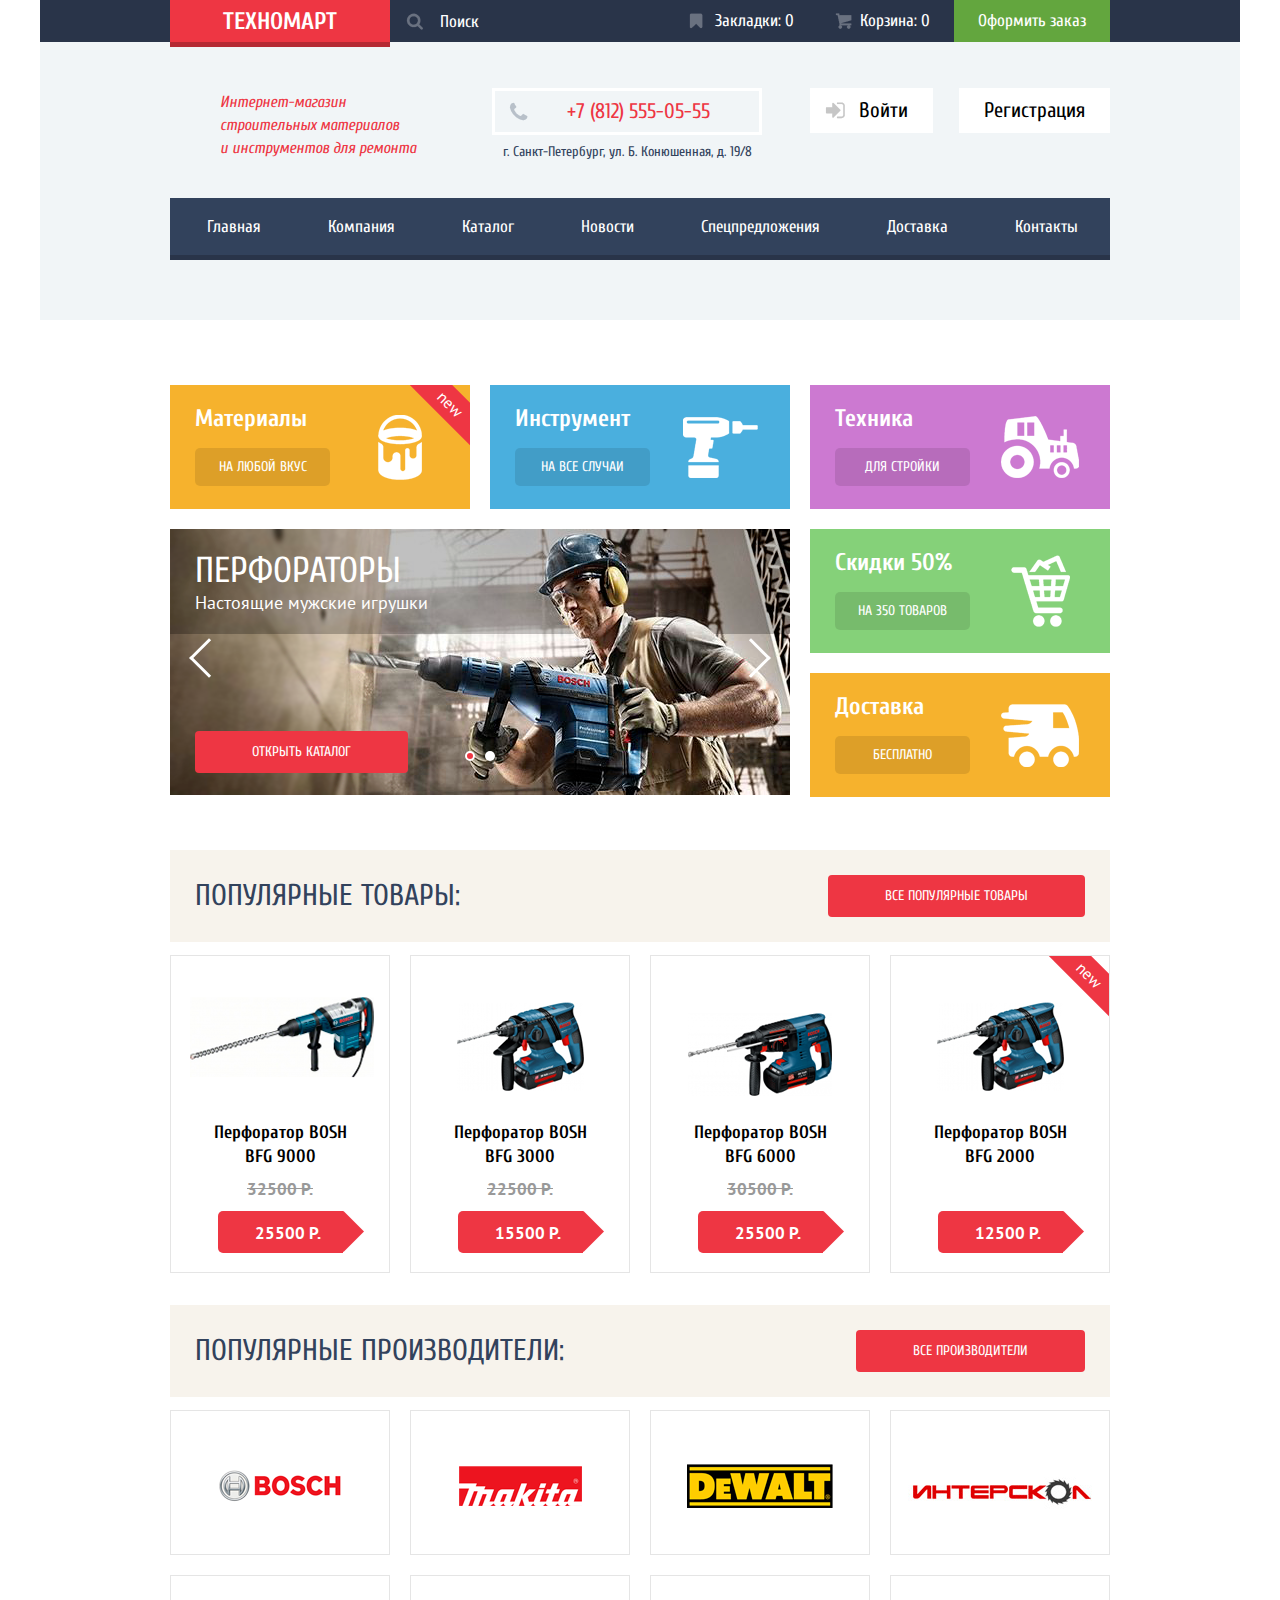
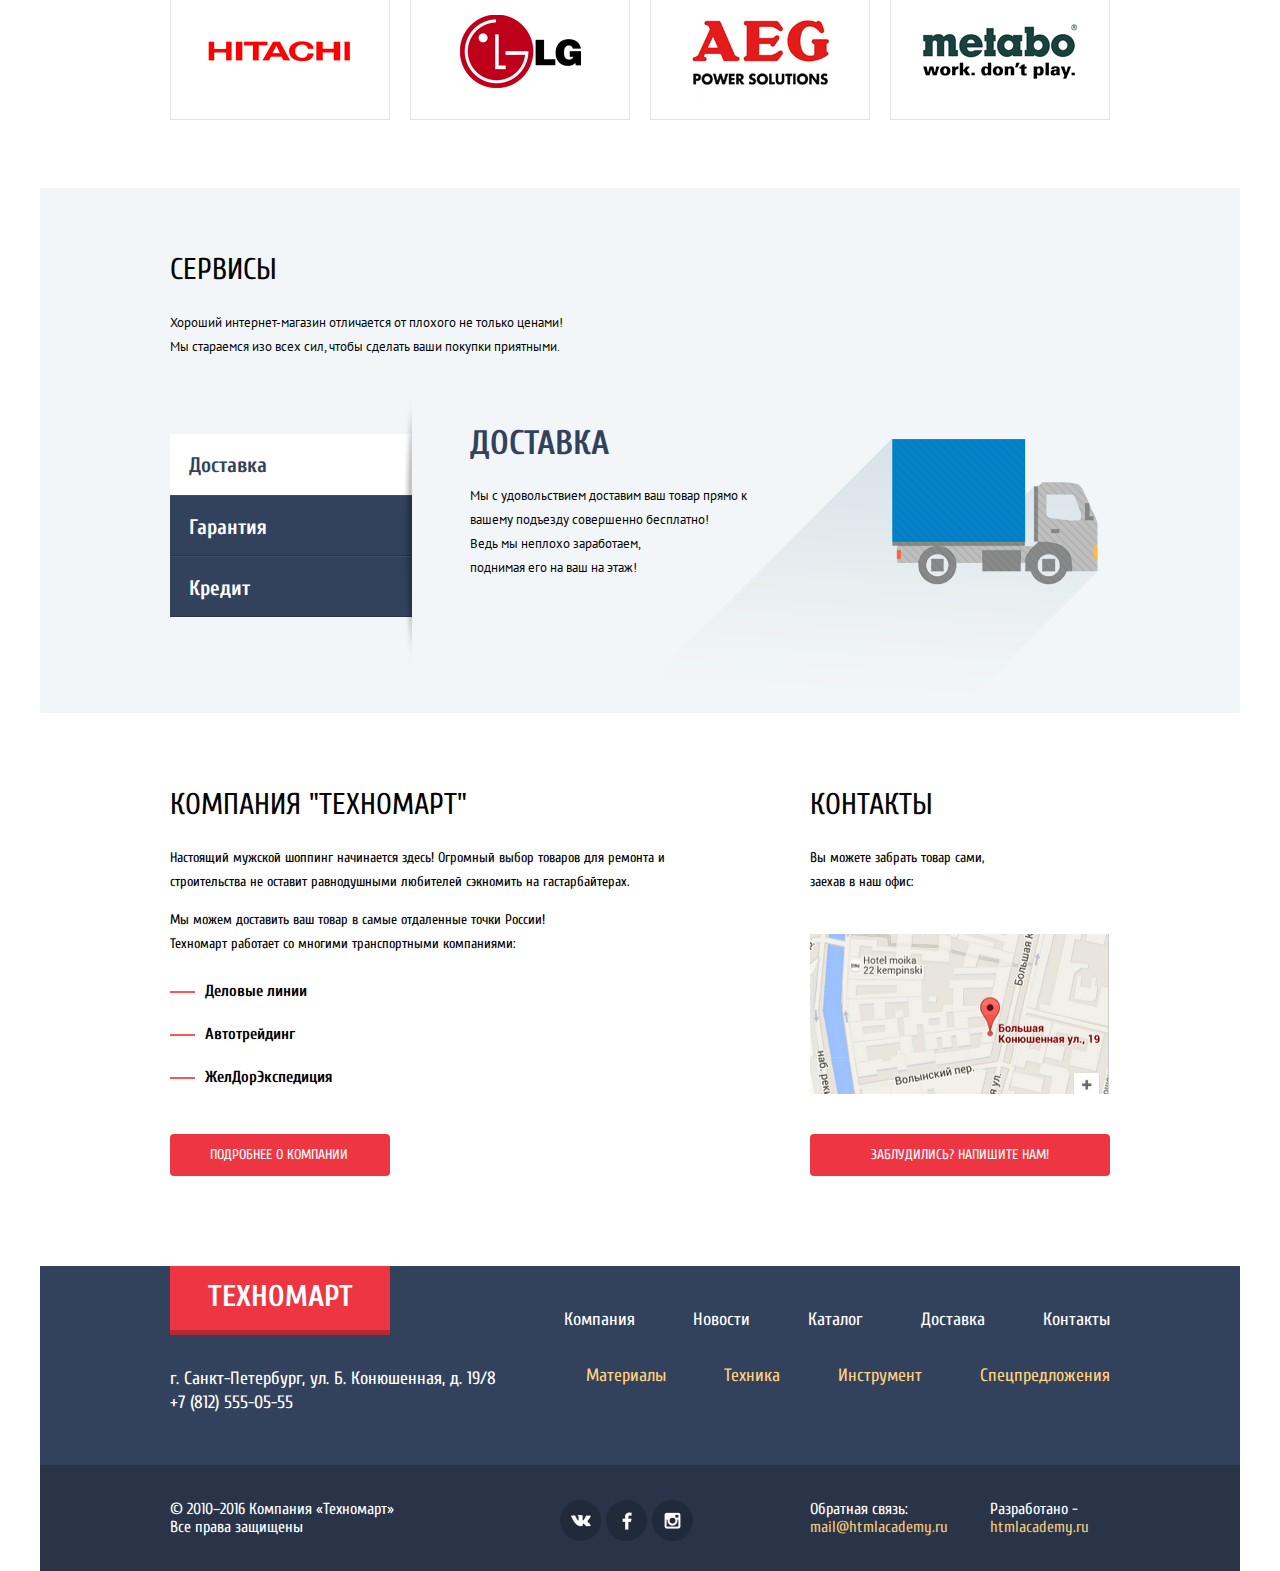
<file: index.html>
<!DOCTYPE html>
<html>
    <head lang="ru">
        <meta charset="utf-8">
        <title>Техномарт - Главная</title>
        <link href='https://fonts.googleapis.com/css?family=Cuprum:400,400italic,700&subset=latin,cyrillic' rel='stylesheet' type='text/css'>
        <link href='https://fonts.googleapis.com/css?family=PT+Sans:400,700&subset=latin,cyrillic' rel='stylesheet' type='text/css'>
        <link rel="stylesheet" href="css/normalize.css">
        <link rel="stylesheet" href="css/style.css">
    </head>
    <body>
        <header>
            <div class="header-top clearfix container">
                <h2 class="name">Техномарт</h2>
                <div class="search"><input type="search" placeholder="Поиск"></div>
                <div class="user-menu">
                    <a class="note" href="">Закладки:<span class="quantity"> 0</span></a>
                    <a class="card" href="">Корзина:<span class="quantity"> 0</span></a>
                    <a class="order" href="">Оформить заказ</a>
                </div>
            </div>
            <div class="header-bottom container">
                <div class="top-block clearfix">
                    <p class="header-description">Интернет-магазин строительных материалов<br> и инструментов для ремонта</p>
                    <div class="contact">
                        <span class="contact-phone">+7 (812) 555-05-55</span>
                        <span class="contact-address">г. Санкт-Петербург, ул. Б. Конюшенная, д. 19/8</span>
                    </div>
                    <div class="user-block">
                        <a class="login" href="">Войти</a>
                        <a class="registration" href="">Регистрация</a>
                    </div>
                </div>
                <nav class="navigation">
                    <ul class="menu">
                        <li><a href="">Главная</a></li>
                        <li><a href="">Компания</a></li>
                        <li><a href="catalog.html">Каталог</a></li>
                        <li><a href="">Новости</a></li>
                        <li><a href="">Спецпредложения</a></li>
                        <li><a href="">Доставка</a></li>
                        <li><a href="">Контакты</a></li>
                    </ul>
                </nav>
            </div>
        </header>
        <main>
            <div class="container">
                <section class="product-groups">
                    <div class="product-groups-top">
                        <div class="group group_1 new">
                            <div class="desc">
                                <h3>Материалы</h3>
                                <a class="btn-group" href="">На любой вкус</a>
                            </div>
                             <div class="group-img">
                                 <img src="img/group_1.png" width="44" height="65">
                            </div>
                        </div>
                        <div class="group group_2">
                            <div class="desc">
                                <h3>Инструмент</h3>
                                <a class="btn-group" href="">На все случаи</a>
                            </div>
                            <div class="group-img">
                                <img src="img/group_2.png" width="75" height="61">
                            </div>
                        </div>
                         <div class="group group_3">
                            <div class="desc">
                                <h3>Техника</h3>
                                <a class="btn-group" href="">Для стройки</a>
                            </div>
                             <div class="group-img">
                                <img src="img/group_3.png" width="78" height="62">
                             </div>
                         </div>
                    </div>
                    <div class="product-groups-bottom clearfix">
                        <div class="slider">
                            <input type="radio" id="btn-1" name="toggle" checked>
                            <input type="radio" id="btn-2" name="toggle">
                            <div class="slide slide-1" id="slide-1">
                                <div class="title">
                                    <h1>Перфораторы</h1>
                                    <span>Настоящие мужские игрушки</span>
                                </div>
                                <a class="btn">Открыть каталог</a>
                            </div>
                            <div class="slide slide-2" id="slide-2">
                                <div class="title">
                                    <h1>Дрели</h1>
                                    <span>Соседям на радость!</span>
                                </div>
                                <a class="btn">Открыть каталог</a>
                            </div>
                            <div class="slider-controls">
                                <label for="btn-1"></label>
                                <label for="btn-2"></label>
                            </div>
                        </div>
                        <div class="product-groups-right">
                            <div class="group group_4">
                                <div class="desc">
                                    <h3>Скидки 50%</h3>
                                    <a class="btn-group" href="">На 350 товаров</a>
                                </div>
                                <div class="group-img">
                                    <img src="img/group_4.png" width="59" height="72">
                                </div>
                            </div>
                            <div class="group group_5">
                                <div class="desc">
                                    <h3>Доставка</h3>
                                    <a class="btn-group" href="">Бесплатно</a>
                                </div>
                                <div class="group-img">
                                    <img src="img/group_5.png" width="78" height="63">
                                </div>
                            </div>
                        </div>
                    </div>
                </section>
                <section class="popular-items">
                    <div class="section-bar clearfix">
                        <h2>Популярные товары:</h2>
                        <a class="btn" href="">Все популярные товары</a>
                    </div>
                    <div class="popular-list">
                        <article class="product-item">
                            <div class="item-img">
                                <img src="img/item_3.png" width="184" height="92">
                                <div class="buttons">
                                    <button class="btn buy">Купить</button>
                                    <button class="btn postpone">В закладки</button>
                                </div>
                            </div>
                            <div class="inner-block">
                                <p class="product-name">Перфоратор BOSH BFG 9000</p>
                                <span class="price-old">32500 P.</span>
                            </div>
                            <span class="price">25500 P.</span>
                        </article>
                        <article class="product-item">
                            <div class="item-img">
                                <img src="img/item_1.png" width="127" height="112">
                                <div class="buttons">
                                    <button class="btn buy">Купить</button>
                                    <button class="btn postpone">В закладки</button>
                                </div>
                            </div>
                            <div class="inner-block">
                                <p class="product-name">Перфоратор BOSH BFG 3000</p>
                                <span class="price-old">22500 P.</span>
                            </div>
                            <span class="price">15500 P.</span>
                        </article>
                        <article class="product-item">
                            <div class="item-img">
                                <img src="img/item_2.png" width="144" height="128">
                                <div class="buttons">
                                    <button class="btn buy">Купить</button>
                                    <button class="btn postpone">В закладки</button>
                                </div>
                            </div>
                            <div class="inner-block">
                                <p class="product-name">Перфоратор BOSH BFG 6000</p>
                                <span class="price-old">30500 P.</span>
                            </div>
                            <span class="price">25500 P.</span>
                        </article>
                        <article class="product-item new">
                            <div class="item-img">
                                <img src="img/item_1.png" width="127" height="112">
                                <div class="buttons">
                                    <button class="btn buy">Купить</button>
                                    <button class="btn postpone">В закладки</button>
                                </div>
                            </div>
                            <div class="inner-block">
                                <p class="product-name">Перфоратор BOSH BFG 2000</p>
                                <span class="price-old"></span>
                            </div>
                            <span class="price">12500 P.</span>
                        </article>
                    </div>
                </section>
                <section class="popular-producers">
                    <div class="section-bar clearfix">
                        <h2>Популярные производители:</h2>
                        <a class="btn" href="">Все производители</a>
                    </div>
                    <div class="producers">
                        <div class="producer"><img src="img/prod_1.png" width="126" height="37"></div>
                        <div class="producer"><img src="img/prod_2.png" width="123" height="40"></div>
                        <div class="producer"><img src="img/prod_3.png" width="146" height="44"></div>
                        <div class="producer"><img src="img/prod_4.png" width="200" height="88"></div>
                        <div class="producer"><img src="img/prod_5.png" width="169" height="31"></div>
                        <div class="producer"><img src="img/prod_6.png" width="121" height="73"></div>
                        <div class="producer"><img src="img/prod_7.png" width="151" height="96"></div>
                        <div class="producer"><img src="img/prod_8.png" width="204" height="69"></div>
                    </div>
                </section>
            </div>
            <section class="services container">
                <div class="services-title">
                    <h2 class="common-title">Сервисы</h2>
                    <p>Хороший интернет-магазин отличается от плохого не только ценами!<br>
                    Мы стараемся изо всех сил, чтобы сделать ваши покупки приятными.</p>
                </div>
                <div class="service-content">
                    <input type="radio" id="serv-1" name="serv-type" checked>
                    <input type="radio" id="serv-2" name="serv-type">
                    <input type="radio" id="serv-3" name="serv-type">
                    <ul class="services-menu">
                        <label class="service-item" for="serv-1"><li>Доставка</li></label>
                        <label class="service-item" for="serv-2"><li>Гарантия</li></label>
                        <label class="service-item" for="serv-3"><li>Кредит</li></label>
                    </ul>
                    <div class="services-desc delivery">
                        <h2>Доставка</h2>
                        <p>Мы с удовольствием доставим ваш товар прямо к вашему подъезду совершенно бесплатно!<br> Ведь мы неплохо заработаем,<br> поднимая его на ваш на этаж!</p>
                    </div>
                    <div class="services-desc guarantee">
                        <h2>Гарантия</h2>
                        <p>Если купленный у нас товар поломается или заискрит, а также в случае пожара, спровоцированного его возгаранием,  вы всегда можете быть уверены в нашей гарантии. Мы обменяем сгоревший товар на новый.<br> Дом уж восстановите как-нибудь сами.</p>
                    </div>
                    <div class="services-desc credit">
                        <h2>Кредит</h2>
                        <p>Залезть в долговую яму стало проще!<br> Кредитные консультанты придут вам на помощь.</p>
                        <a class="btn" href="">Отправить заявку</a>
                    </div>
                </div>
            </section>
            <section class="contacts clearfix container">
                <div class="info">
                    <h2 class="common-title">Компания "Техномарт"</h2>
                    <p>Настоящий мужской шоппинг начинается здесь! Огромный выбор товаров для ремонта и строительства не оставит равнодушными любителей сэкномить на гастарбайтерах.</p>
                    <p>Мы можем доставить ваш товар в самые отдаленные точки России!<br> Техномарт работает со многими транспортными компаниями: 
                    </p>
                    <ul class="clients-names">
                            <li>Деловые линии</li>
                            <li>Автотрейдинг</li>
                            <li>ЖелДорЭкспедиция</li>
                    </ul>
                    <a class="btn" href="">Подробнее о компании</a>
                </div>
                <div class="address">
                    <h2 class="common-title">Контакты</h2>
                    <p>Вы можете забрать товар сами,<br> заехав в наш офис:</p>
                    <a class="map-img" href="#">
                        <div class="map-container">
                            <div class="map"> 
                                <iframe src="https://www.google.com/maps/embed?pb=!1m18!1m12!1m3!1d1998.5989424123688!2d30.32089461570253!3d59.93879686904841!2m3!1f0!2f0!3f0!3m2!1i1024!2i768!4f13.1!3m3!1m2!1s0x4696310fca5ba729%3A0xea9c53d4493c879f!2z0JHQvtC70YzRiNCw0Y8g0JrQvtC90Y7RiNC10L3QvdCw0Y8g0YPQuy4sIDE5LCDQodCw0L3QutGCLdCf0LXRgtC10YDQsdGD0YDQsywg0KDQvtGB0YHQuNGPLCAxOTExODY!5e0!3m2!1sru!2sby!4v1458645323064" width="941" height="450" frameborder="0" style="border:0" allowfullscreen></iframe>
                            </div>
                            <i class="close close-map"></i>
                        </div>
                    </a>
                    <a class="btn address-btn" href="#">Заблудились? Напишите нам!</a>
                    <div class="popup">
                        <div class="contact-data clearfix">
                            <div class="contact-data-block contact-data-name">
                                <label for="form-name">Ваше имя:</label>
                                <input type="text" placeholder="Представьтесь, пожалуйста" id="form-name">
                            </div>
                            <div class="contact-data-block contact-data-email">
                                <label for="form-email">Ваш e-mail:</label>
                                <input type="email" placeholder="Для отправки ответа" id="form-email">
                            </div>
                        </div>
                        <label for="text">Текст письма</label>
                        <textarea class="textarea" id="text" placeholder="В свободной форме"></textarea>
                        <div class="form-send">
                            <button class="btn" type="submit">Отправить</button>
                        </div>
                        <button class="close close-popup"></button>
                    </div>
                </div>
            </section>
        </main>
        <footer>
            <div class="footer-top container">
                <div class="top clearfix">
                    <h2 class="name">Техномарт</h2>
                    <ul class="submenu submenu-top">
                        <li><a href="">Компания</a></li>
                        <li><a href="">Новости</a></li>
                        <li><a href="catalog.html">Каталог</a></li>
                        <li><a href="">Доставка</a></li>
                        <li><a href="">Контакты</a></li>
                    </ul>
                </div>
                <div class="bottom clearfix">
                    <p>г. Санкт-Петербург, ул. Б. Конюшенная, д. 19/8 +7 (812) 555-05-55</p>
                    <ul class="submenu submenu-bottom">
                        <li><a href="">Материалы</a></li>
                        <li><a href="">Техника</a></li>
                        <li><a href="">Инструмент</a></li>
                        <li><a href="">Спецпредложения</a></li>
                    </ul>
                </div>
            </div>
            <div class="footer-bottom clearfix container">
                <p class="copyright">© 2010–2016 Компания «Техномарт» <br>Все права защищены</p>
                <div class="footer-social">
                    <a class="social social-vk" href=""></a>
                    <a class="social social-fb" href=""></a>
                    <a class="social social-ig" href=""></a>
                </div>
                <div class="footer-develop">
                    <p>Обратная связь: <a href="">mail@htmlacademy.ru</a></p>
                    <p>Разработано - <a href="">htmlacademy.ru</a></p>
                </div>
            </div>
        </footer>
        <script>
            var address = document.querySelector(".address-btn");
            var popup = document.querySelector(".popup");
            var close = document.querySelector(".close-popup");
            var closeMap = document.querySelector(".close-map");
            var mapImg = document.querySelector(".map-img");
            var map = document.querySelector(".map-container");
            address.addEventListener("click", function(event){
                event.preventDefault();
                popup.classList.add("popup-show");
            });
            close.addEventListener("click", function(){
                popup.classList.remove("popup-show");
                
            });
            mapImg.addEventListener("click", function(){
               map.classList.add("map-container-show"); 
            });
            closeMap.addEventListener("click", function(){
                map.classList.remove("map-container-show");
            });
        </script>
    </body>
</html>
</file>
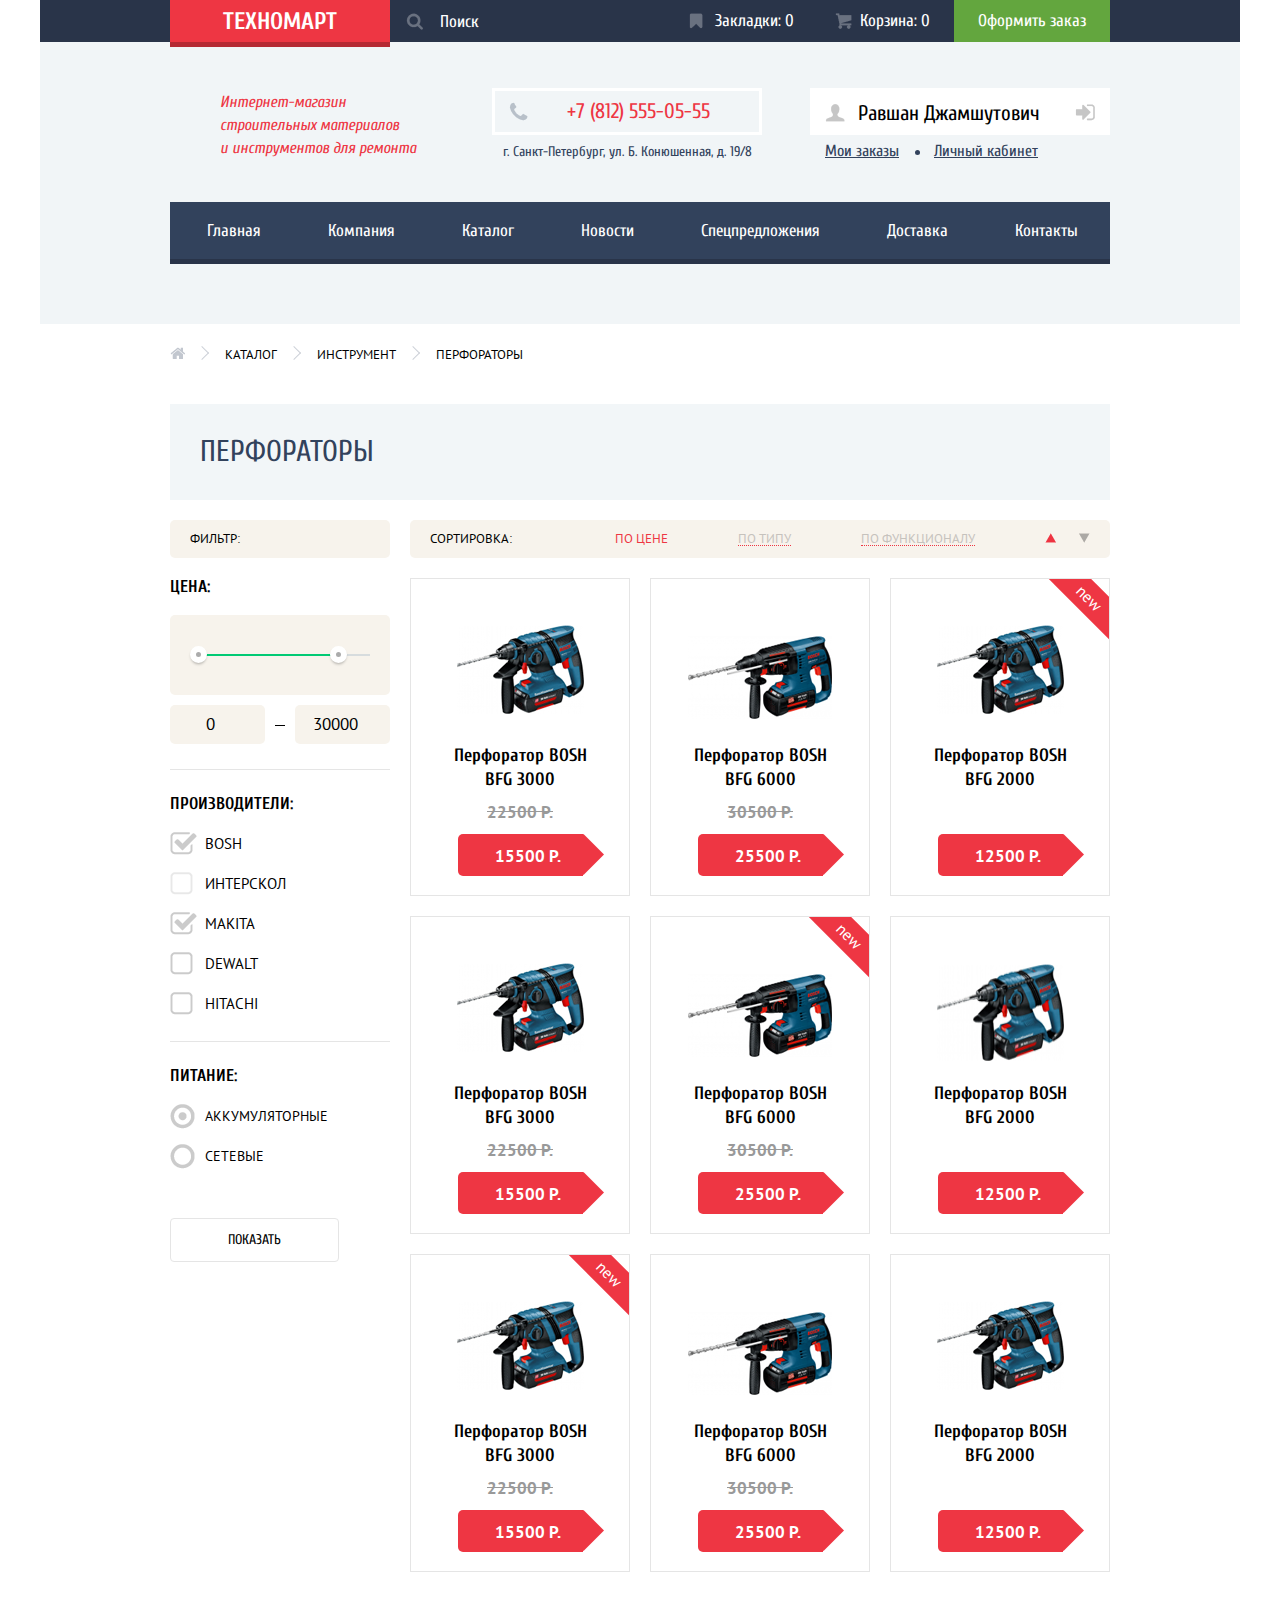
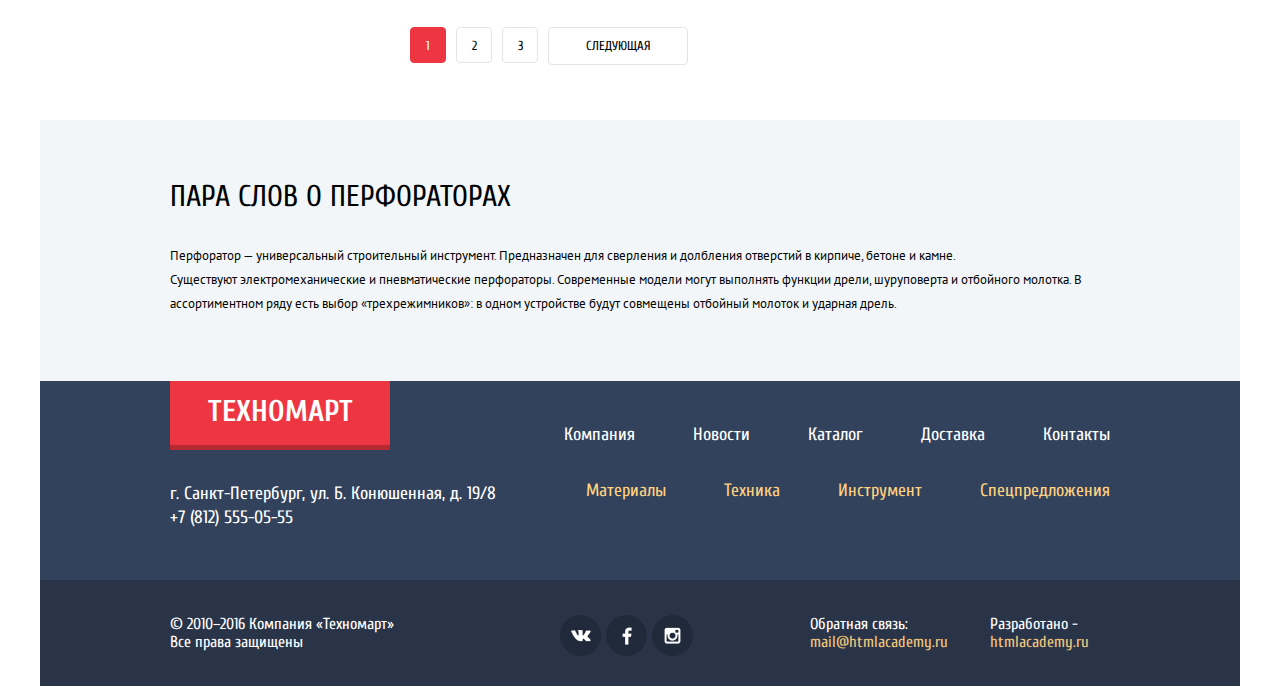
<file: catalog.html>
<!DOCTYPE html>
<html>
    <head lang="ru">
        <meta charset="utf-8">
        <title>Техномарт - Каталог</title>
        <link href='https://fonts.googleapis.com/css?family=Cuprum:400,400italic,700&subset=latin,cyrillic' rel='stylesheet' type='text/css'>
        <link href='https://fonts.googleapis.com/css?family=PT+Sans:400,700&subset=latin,cyrillic' rel='stylesheet' type='text/css'>
        <link rel="stylesheet" href="css/normalize.css">
        <link rel="stylesheet" href="css/style.css">
    </head>
    <body>
        <header>
            <div class="header-top clearfix container">
                <a href="index.html"><h2 class="name">Техномарт</h2></a>
                <div class="search"><input type="search" placeholder="Поиск"></div>
                <div class="user-menu">
                    <a class="note" href="">Закладки:<span class="quantity"> 0</span></a>
                    <a class="card" href="">Корзина:<span class="quantity"> 0</span></a>
                    <a class="order" href="">Оформить заказ</a>
                </div>
            </div>
            <div class="header-bottom container">
                <div class="top-block clearfix">
                    <p class="header-description">Интернет-магазин строительных материалов<br> и инструментов для ремонта</p>
                    <div class="contact">
                        <span class="contact-phone">+7 (812) 555-05-55</span>
                        <span class="contact-address">г. Санкт-Петербург, ул. Б. Конюшенная, д. 19/8</span>
                    </div>
                    <div class="user-block">
                        <div class="user-name">Равшан Джамшутович
                            <i class="log-out"></i>
                        </div>
                        <a class="user-logged orders" href="">Мои заказы</a>
                        <a class="user-logged" href="">Личный кабинет</a>
                    </div>
                </div>
                <nav class="navigation">
                    <ul class="menu">
                        <li><a href="index.html">Главная</a></li>
                        <li><a href="">Компания</a></li>
                        <li><a href="catalog.html">Каталог</a></li>
                        <li><a href="">Новости</a></li>
                        <li><a href="">Спецпредложения</a></li>
                        <li><a href="">Доставка</a></li>
                        <li><a href="">Контакты</a></li>
                    </ul>
                </nav>
            </div>
        </header>
        <main>
            <ul class="breadcrumbs container">
                <li><a class="crumb" href="index.html"><img src="img/icon-home.png" width="15" height="12" alt="Главная"></a></li>
                <li><a class="crumb" href="">Каталог</a></li>
                <li><a class="crumb" href="">Инструмент</a></li>
                <li>Перфораторы</li>
            </ul>
            <div class="container">
                <h1 class="catalog-title">Перфораторы</h1>
            </div>
            <div class="catalog-content clearfix container">
                <form class="filters">
                    <div class="filters-title filters-left-title sort-block">Фильтр:</div>
                        <section class="filter filter-price">
                            <b>Цена:</b>
                            <div class="filter-line">
                                <span class="line"><i class="green"></i></span>
                                <i class="toggle toggle-min"></i>
                                <i class="toggle toggle-max"></i>
                            </div>
                            <input class="price price-min" type="number" name="price-min" value="0">
                            <input class="price price-max" type="number" name="price-max" value="30000">
                        </section>
                        <section class="filter filter-producers">
                            <b>Производители:</b>
                            <label class="checkbox-label">
                                <input type="checkbox" name="bosh" checked>
                                <span class="checkbox-indicator"></span>
                                Bosh
                            </label>
                            <label class="checkbox-label">
                                <input type="checkbox" name="interscol" disabled>
                                <span class="checkbox-indicator"></span>
                                Интерскол
                            </label>
                            <label class="checkbox-label">
                                <input type="checkbox" name="makita" checked>
                                <span class="checkbox-indicator"></span>
                                Makita
                            </label>
                            <label class="checkbox-label">
                                <input type="checkbox" name="dewalt">
                                <span class="checkbox-indicator"></span>
                                Dewalt
                            </label>
                            <label class="checkbox-label">
                                <input type="checkbox" name="hitachi">
                                <span class="checkbox-indicator"></span>
                                Hitachi
                            </label>
                        </section>
                        <section class="filter filter-accum">
                            <b>Питание:</b>
                            <label class="radio-label">
                                <input type="radio" name="accum" checked>
                                <span class="radio-indicator"></span>
                                Аккумуляторные
                            </label>
                            <label class="radio-label">
                                <input type="radio" name="accum">
                                <span class="radio-indicator"></span>
                                Сетевые
                            </label>
                        </section>
                        <button class="btn filter-apply" type="submit">Показать</button>
                </form>
                <div class="main-content">
                    <div class="sort sort-block clearfix">
                        <p class="filters-title filters-title-sort">Сортировка:</p>
                        <div class="sort-types">
                            <div class="sort-type sort-active">По цене</div>
                            <div class="sort-type">По типу</div>
                            <div class="sort-type">По функционалу</div>
                            <div class="sort-type sort-type">
                                <i class="direction dir-up dir-up-active"></i>
                                <i class="direction dir-down"></i>
                            </div>
                        </div>
                    </div>
                    <div class="products-list">
                            <article class="product-item">
                            <div class="item-img">
                                <img src="img/item_1.png" width="127" height="112">
                                <div class="buttons">
                                    <button class="btn buy">Купить</button>
                                    <button class="btn postpone">В закладки</button>
                                </div>
                            </div>
                            <div class="inner-block">
                                <p class="product-name">Перфоратор BOSH BFG 3000</p>
                                <span class="price-old">22500 P.</span>
                            </div>
                            <span class="price">15500 P.</span>
                        </article>
                        <article class="product-item">
                            <div class="item-img">
                                <img src="img/item_2.png" width="144" height="128">
                                <div class="buttons">
                                    <button class="btn buy">Купить</button>
                                    <button class="btn postpone">В закладки</button>
                                </div>
                            </div>
                            <div class="inner-block">
                                <p class="product-name">Перфоратор BOSH BFG 6000</p>
                                <span class="price-old">30500 P.</span>
                            </div>
                            <span class="price">25500 P.</span>
                        </article>
                        <article class="product-item new">
                            <div class="item-img">
                                <img src="img/item_1.png" width="127" height="112">
                                <div class="buttons">
                                    <button class="btn buy">Купить</button>
                                    <button class="btn postpone">В закладки</button>
                                </div>
                            </div>
                            <div class="inner-block">
                                <p class="product-name">Перфоратор BOSH BFG 2000</p>
                            </div>
                            <span class="price">12500 P.</span>
                        </article>
                        <article class="product-item">
                            <div class="item-img">
                                <img src="img/item_1.png" width="127" height="112">
                                <div class="buttons">
                                    <button class="btn buy">Купить</button>
                                    <button class="btn postpone">В закладки</button>
                                </div>
                            </div>
                            <div class="inner-block">
                                <p class="product-name">Перфоратор BOSH BFG 3000</p>
                                <span class="price-old">22500 P.</span>
                            </div>
                            <span class="price">15500 P.</span>
                        </article>
                        <article class="product-item new">
                            <div class="item-img">
                                <img src="img/item_2.png" width="144" height="128">
                                <div class="buttons">
                                    <button class="btn buy">Купить</button>
                                    <button class="btn postpone">В закладки</button>
                                </div>
                            </div>
                            <div class="inner-block">
                                <p class="product-name">Перфоратор BOSH BFG 6000</p>
                                <span class="price-old">30500 P.</span>
                            </div>
                            <span class="price">25500 P.</span>
                        </article>
                        <article class="product-item">
                            <div class="item-img">
                                <img src="img/item_1.png" width="127" height="122">
                                <div class="buttons">
                                    <button class="btn buy">Купить</button>
                                    <button class="btn postpone">В закладки</button>
                                </div>
                            </div>
                            <div class="inner-block">
                                <p class="product-name">Перфоратор BOSH BFG 2000</p>
                            </div>
                            <span class="price">12500 P.</span>
                        </article>
                        <article class="product-item new">
                            <div class="item-img">
                                <img src="img/item_1.png" width="127" height="112">
                                <div class="buttons">
                                    <button class="btn buy">Купить</button>
                                    <button class="btn postpone">В закладки</button>
                                </div>
                            </div>
                            <div class="inner-block">
                                <p class="product-name">Перфоратор BOSH BFG 3000</p>
                                <span class="price-old">22500 P.</span>
                            </div>
                            <span class="price">15500 P.</span>
                        </article>
                        <article class="product-item">
                            <div class="item-img">
                                <img src="img/item_2.png" width="144" height="128">
                                <div class="buttons">
                                    <button class="btn buy">Купить</button>
                                    <button class="btn postpone">В закладки</button>
                                </div>
                            </div>
                            <div class="inner-block">
                                <p class="product-name">Перфоратор BOSH BFG 6000</p>
                                <span class="price-old">30500 P.</span>
                            </div>
                            <span class="price">25500 P.</span>
                        </article>
                        <article class="product-item">
                            <div class="item-img">
                                <img src="img/item_1.png" width="127" height="112">
                                <div class="buttons">
                                    <button class="btn buy">Купить</button>
                                    <button class="btn postpone">В закладки</button>
                                </div>
                            </div>
                            <div class="inner-block">
                                <p class="product-name">Перфоратор BOSH BFG 2000</p>
                            </div>
                            <span class="price">12500 P.</span>
                        </article>
                    </div>
                    <div class="paginator">
                        <a class="page page-active" href="">1</a>
                        <a class="page" href="">2</a>
                        <a class="page" href="">3</a>
                        <a class="page page-next" href="">Следующая</a>
                    </div>
                </div>
            </div>
            <div class="descriptive-info">
                <h2 class="common-title">Пара слов о перфораторах</h2>
                <p class="container">Перфоратор — универсальный строительный инструмент. Предназначен для сверления и долбления отверстий в кирпиче, бетоне и камне.<br> Существуют электромеханические и пневматические перфораторы. Современные модели могут выполнять функции дрели, шуруповерта и отбойного молотка. В ассортиментном ряду есть выбор «трехрежимников»: в одном устройстве будут совмещены отбойный молоток и ударная дрель.</p>
            </div>
        </main>
        <footer>
            <div class="footer-top container">
                <div class="top clearfix">
                    <h2 class="name">Техномарт</h2>
                    <ul class="submenu submenu-top">
                        <li><a href="">Компания</a></li>
                        <li><a href="">Новости</a></li>
                        <li><a href="catalog.html">Каталог</a></li>
                        <li><a href="">Доставка</a></li>
                        <li><a href="">Контакты</a></li>
                    </ul>
                </div>
                <div class="bottom clearfix">
                    <p>г. Санкт-Петербург, ул. Б. Конюшенная, д. 19/8 +7 (812) 555-05-55</p>
                    <ul class="submenu submenu-bottom">
                        <li><a href="">Материалы</a></li>
                        <li><a href="">Техника</a></li>
                        <li><a href="">Инструмент</a></li>
                        <li><a href="">Спецпредложения</a></li>
                    </ul>
                </div>
            </div>
            <div class="footer-bottom clearfix container">
                <p class="copyright">© 2010–2016 Компания «Техномарт» <br>Все права защищены</p>
                <div class="footer-social">
                    <a class="social social-vk" href=""></a>
                    <a class="social social-fb" href=""></a>
                    <a class="social social-ig" href=""></a>
                </div>
                <div class="footer-develop">
                    <p>Обратная связь: <a href="">mail@htmlacademy.ru</a></p>
                    <p>Разработано - <a href="">htmlacademy.ru</a></p>
                </div>
            </div>
        </footer>
    </body>
</html>
</file>
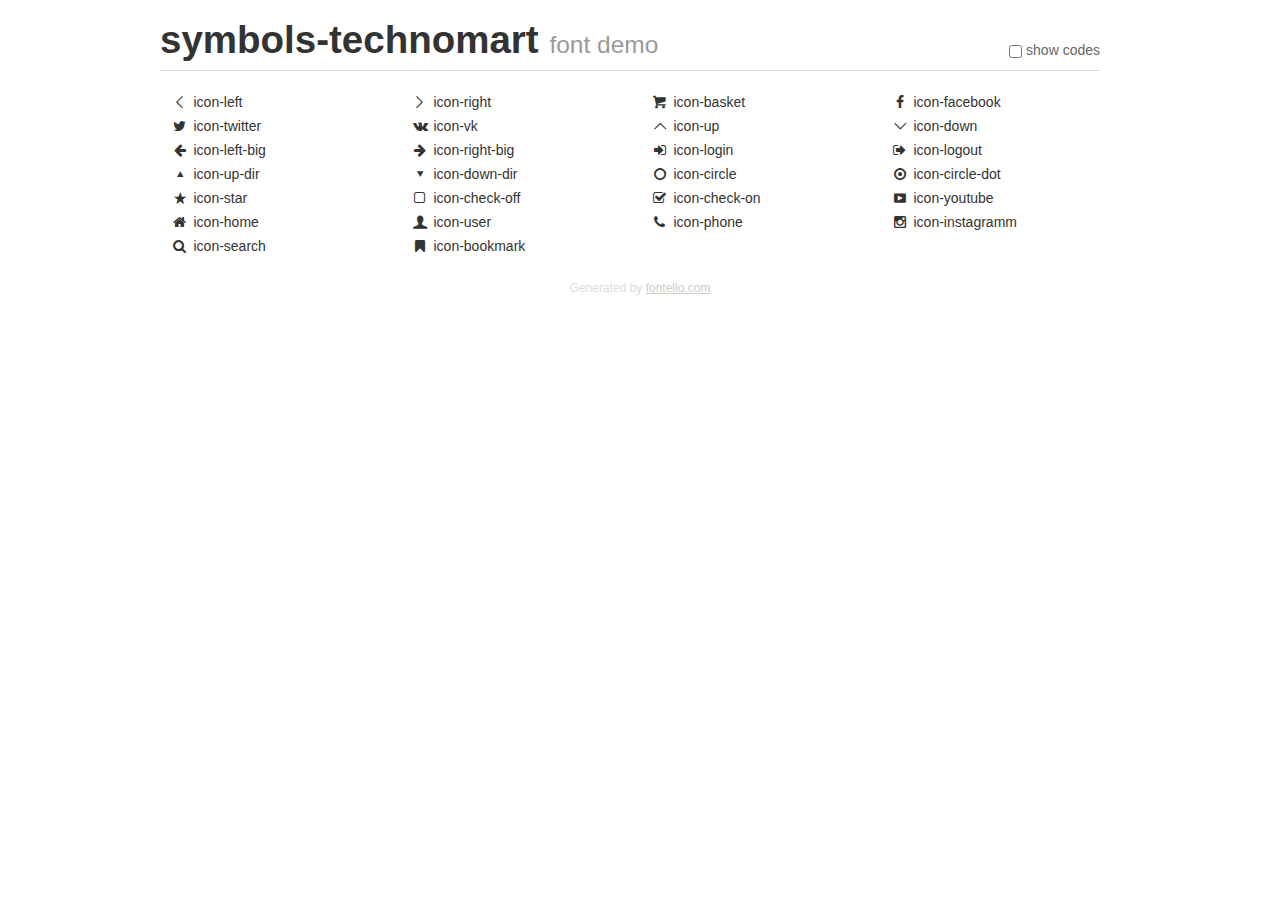
<file: symbols-technomart/demo.html>
<!DOCTYPE html>
<html>
  <head>
    <meta charset="UTF-8">
    <style>
      .clearfix {
        *zoom: 1;
      }
      .clearfix:before,
      .clearfix:after {
        content: "";

        display: table;

        line-height: 0;
      }
      .clearfix:after {
        clear: both;
      }
      html {
        font-size: 100%;

        -webkit-text-size-adjust: 100%;
            -ms-text-size-adjust: 100%;
      }
      a:focus {
        outline: thin dotted #333333;
        outline: 5px auto -webkit-focus-ring-color;
        outline-offset: -2px;
      }
      a:hover,
      a:active {
        outline: 0;
      }
      button,
      input,
      select,
      textarea {
        margin: 0;

        font-size: 100%;
        vertical-align: middle;
      }
      button,
      input {
        line-height: normal;

        *overflow: visible;
      }
      button::-moz-focus-inner,
      input::-moz-focus-inner {
        padding: 0;

        border: 0;
      }
      body {
        margin: 0;

        font-size: 14px;
        line-height: 20px;
        font-family: "Helvetica Neue", Helvetica, Arial, sans-serif;
        color: #333333;

        background-color: #ffffff;
      }
      a {
        color: #0088cc;
        text-decoration: none;
      }
      a:hover {
        color: #005580;
        text-decoration: underline;
      }
      .row {
        margin-left: -20px;

        *zoom: 1;
      }
      .row:before,
      .row:after {
        content: "";

        display: table;

        line-height: 0;
      }
      .row:after {
        clear: both;
      }
      [class*="span"] {
        float: left;
        min-height: 1px;
        margin-left: 20px;
      }
      .container,
      .navbar-static-top .container,
      .navbar-fixed-top .container,
      .navbar-fixed-bottom .container {
        width: 940px;
      }
      .span12 {
        width: 940px;
      }
      .span11 {
        width: 860px;
      }
      .span10 {
        width: 780px;
      }
      .span9 {
        width: 700px;
      }
      .span8 {
        width: 620px;
      }
      .span7 {
        width: 540px;
      }
      .span6 {
        width: 460px;
      }
      .span5 {
        width: 380px;
      }
      .span4 {
        width: 300px;
      }
      .span3 {
        width: 220px;
      }
      .span2 {
        width: 140px;
      }
      .span1 {
        width: 60px;
      }
      [class*="span"].pull-right,
      .row-fluid [class*="span"].pull-right {
        float: right;
      }
      .container {
        margin-right: auto;
        margin-left: auto;

        *zoom: 1;
      }
      .container:before,
      .container:after {
        content: "";

        display: table;

        line-height: 0;
      }
      .container:after {
        clear: both;
      }
      p {
        margin: 0 0 10px;
      }
      .lead {
        margin-bottom: 20px;

        font-weight: 200;
        font-size: 21px;
        line-height: 30px;
      }
      small {
        font-size: 85%;
      }
      h1 {
        margin: 10px 0;

        font-weight: bold;
        line-height: 20px;
        font-family: inherit;
        color: inherit;

        text-rendering: optimizelegibility;
      }
      h1 small {
        font-weight: normal;
        line-height: 1;
        color: #999999;
      }
      h1 {
        line-height: 40px;
      }
      h1 {
        font-size: 38.5px;
      }
      h1 small {
        font-size: 24.5px;
      }
      body {
        margin-top: 90px;
      }
      .header {
        position: fixed;
        top: 0;
        left: 50%;
        z-index: 10;

        margin-left: -480px;
        padding-top: 10px;

        background-color: #ffffff;
        border-bottom: 1px solid #dddddd;
      }
      .footer {
        margin-top: 20px;

        font-size: 12px;
        text-align: center;
        color: #dddddd;
      }
      .footer a {
        color: #cccccc;
        text-decoration: underline;
      }
      .the-icons {
        font-size: 14px;
        line-height: 24px;
      }
      .switch {
        position: absolute;
        right: 0;
        bottom: 10px;

        color: #666666;
      }
      .switch input {
        margin-right: 0.3em;
      }
      .codesOn .i-name {
        display: none;
      }
      .codesOn .i-code {
        display: inline;
      }
      .i-code {
        display: none;
      }
    </style>
    <link rel="stylesheet" href="css/symbols-technomart.css">
    <script>
      function toggleCodes(on) {
        var obj = document.getElementById('icons');

        if (on) {
          obj.className += ' codesOn';
        } else {
          obj.className = obj.className.replace(' codesOn', '');
        }
      }
    </script>
  </head>
  <body>
    <div class="container header">
      <h1>symbols-technomart <small>font demo</small></h1>
      <label class="switch">
        <input type="checkbox" onclick="toggleCodes(this.checked)">show codes
      </label>
    </div>
    <div id="icons" class="container">
      <div class="row">
        <div title="Code: 0x3c" class="the-icons span3"><i class="icon-left"></i> <span class="i-name">icon-left</span><span class="i-code">0x3c</span></div>
        <div title="Code: 0x3e" class="the-icons span3"><i class="icon-right"></i> <span class="i-name">icon-right</span><span class="i-code">0x3e</span></div>
        <div title="Code: 0x62" class="the-icons span3"><i class="icon-basket"></i> <span class="i-name">icon-basket</span><span class="i-code">0x62</span></div>
        <div title="Code: 0x66" class="the-icons span3"><i class="icon-facebook"></i> <span class="i-name">icon-facebook</span><span class="i-code">0x66</span></div>
      </div>
      <div class="row">
        <div title="Code: 0x74" class="the-icons span3"><i class="icon-twitter"></i> <span class="i-name">icon-twitter</span><span class="i-code">0x74</span></div>
        <div title="Code: 0x76" class="the-icons span3"><i class="icon-vk"></i> <span class="i-name">icon-vk</span><span class="i-code">0x76</span></div>
        <div title="Code: 0x2c4" class="the-icons span3"><i class="icon-up"></i> <span class="i-name">icon-up</span><span class="i-code">0x2c4</span></div>
        <div title="Code: 0x2c5" class="the-icons span3"><i class="icon-down"></i> <span class="i-name">icon-down</span><span class="i-code">0x2c5</span></div>
      </div>
      <div class="row">
        <div title="Code: 0x2190" class="the-icons span3"><i class="icon-left-big"></i> <span class="i-name">icon-left-big</span><span class="i-code">0x2190</span></div>
        <div title="Code: 0x2192" class="the-icons span3"><i class="icon-right-big"></i> <span class="i-name">icon-right-big</span><span class="i-code">0x2192</span></div>
        <div title="Code: 0x2386" class="the-icons span3"><i class="icon-login"></i> <span class="i-name">icon-login</span><span class="i-code">0x2386</span></div>
        <div title="Code: 0x241b" class="the-icons span3"><i class="icon-logout"></i> <span class="i-name">icon-logout</span><span class="i-code">0x241b</span></div>
      </div>
      <div class="row">
        <div title="Code: 0x25b2" class="the-icons span3"><i class="icon-up-dir"></i> <span class="i-name">icon-up-dir</span><span class="i-code">0x25b2</span></div>
        <div title="Code: 0x25bc" class="the-icons span3"><i class="icon-down-dir"></i> <span class="i-name">icon-down-dir</span><span class="i-code">0x25bc</span></div>
        <div title="Code: 0x25cb" class="the-icons span3"><i class="icon-circle"></i> <span class="i-name">icon-circle</span><span class="i-code">0x25cb</span></div>
        <div title="Code: 0x25cf" class="the-icons span3"><i class="icon-circle-dot"></i> <span class="i-name">icon-circle-dot</span><span class="i-code">0x25cf</span></div>
      </div>
      <div class="row">
        <div title="Code: 0x2605" class="the-icons span3"><i class="icon-star"></i> <span class="i-name">icon-star</span><span class="i-code">0x2605</span></div>
        <div title="Code: 0x2610" class="the-icons span3"><i class="icon-check-off"></i> <span class="i-name">icon-check-off</span><span class="i-code">0x2610</span></div>
        <div title="Code: 0x2611" class="the-icons span3"><i class="icon-check-on"></i> <span class="i-name">icon-check-on</span><span class="i-code">0x2611</span></div>
        <div title="Code: 0xf39e" class="the-icons span3"><i class="icon-youtube"></i> <span class="i-name">icon-youtube</span><span class="i-code">0xf39e</span></div>
      </div>
      <div class="row">
        <div title="Code: 0x1f3e0" class="the-icons span3"><i class="icon-home"></i> <span class="i-name">icon-home</span><span class="i-code">0x1f3e0</span></div>
        <div title="Code: 0x1f468" class="the-icons span3"><i class="icon-user"></i> <span class="i-name">icon-user</span><span class="i-code">0x1f468</span></div>
        <div title="Code: 0x1f4de" class="the-icons span3"><i class="icon-phone"></i> <span class="i-name">icon-phone</span><span class="i-code">0x1f4de</span></div>
        <div title="Code: 0x1f4f7" class="the-icons span3"><i class="icon-instagramm"></i> <span class="i-name">icon-instagramm</span><span class="i-code">0x1f4f7</span></div>
      </div>
      <div class="row">
        <div title="Code: 0x1f50d" class="the-icons span3"><i class="icon-search"></i> <span class="i-name">icon-search</span><span class="i-code">0x1f50d</span></div>
        <div title="Code: 0x1f516" class="the-icons span3"><i class="icon-bookmark"></i> <span class="i-name">icon-bookmark</span><span class="i-code">0x1f516</span></div>
      </div>
    </div>
    <div class="container footer">Generated by <a href="http://fontello.com">fontello.com</a></div>
  </body>
</html>
</file>
<file: css/style.css>
body{
    font-family: "Cuprum", "Arial", sans-serif;
    font-size: 14px;
    line-height: 24px;
    font-weight: 400px;
    /*background: url(../img/bg.jpg) no-repeat 50% 0;*/
    width: 1200px;
    margin: 0 auto;
}
h1{
    font-family: "Cuprum", "Arial", sans-serif;
    font-size: 30px;
    line-height: 30px;
    font-weight: 400;
    text-transform: uppercase;
}
h2{
    font-family: "Cuprum", "Arial", sans-serif;
    font-size: 24px;
    line-height: 24px;
    font-weight: 700;
}
/*================COMMON=================*/
.container{
    width:940px;
    margin: 0 auto;
    padding: 0 130px;
}
.clearfix{
    content: "";
    display: table;
    clear: both;
}
.btn{
    font-size: 14px;
    line-height: 14px;
    text-decoration: none;
    text-transform: uppercase;
    color: #fff;
    padding: 14px 57px;
    border-radius: 4px;
    background-color: #ee3643;
    transition: background-color 0.3s ease-in-out;
}
.btn:hover{
    background-color: #ca2c37;
}
.btn:active,
.btn:focus{
    background-color: #ba2732;
}
/*===============HEADER=============*/
.header-top{
    height: 42px;
    width: 940px;
    background-color: #293449;
}
.name{
    float: left;
    box-sizing: border-box;
    width: 220px;
    height: 42px;
    padding-top: 10px;
    padding-bottom: 10px;
    font-size: 24px;
    vertical-align: middle;
    text-align: center;
    color: #fff;
    text-transform: uppercase;
    margin: 0;
    background-color: #ee3643;
    box-shadow: 0 5px 0 0 #b52933;
    cursor: pointer;
    transition: background-color 0.3s ease-in-out, box-shadow 0.3s ease-in-out;
}
.top .name{
    height: 64px;
    font-size: 30px;
    padding-top: 19px;
    padding-bottom: 19px;
}
.name:hover{
    background-color: #ca2c37;
    box-shadow: 0 5px 0 0 #9a212a;
}
.name:focus.
.name:active{
    background-color: #ba2732;
    box-shadow: 0 5px 0 0 #8e1e26;
}

input[type="search"]{
    float:left;
    width: 220px;
    height: 42px;
    padding: 0;
    padding-left: 50px;
    margin: 0;
    border: none;
    font-size: 17px;
    color: #000;
    background: #293449 url("../img/icon-search-opacity.png") no-repeat 16px center;
    outline: none;
}
input[type="search"]:hover{
    background: #212a3a url("../img/icon-search.png") no-repeat 16px center;
}
input[type="search"]:active,
input[type="search"]:focus{
    background: #fff url("../img/icon-search-red.png") no-repeat 16px center;
}
::-webkit-input-placeholder {color:#fff;}
::-moz-placeholder          {color:#fff;}/* Firefox 19+ */
:-moz-placeholder           {color:#fff;}/* Firefox 18- */
:-ms-input-placeholder      {color:#fff;}
.user-menu{
    float: right;
    width: 445px;
    text-align: right;
    font-size: 0;
}
.user-menu a{
    display: inline-block;
    box-sizing: border-box;
    height: 42px;
    padding: 12px 24px;
    text-decoration: none;
    color: #fff;
    font-size: 17px;
    line-height: 17px;
    transition: all 0.3s ease-in-out;
}
.user-menu a:first-child,
.user-menu a:nth-child(2){
    padding-left: 42px;
}
.note{
    background-image: url("../img/icon-bookmark-opacity.png");
    background-repeat: no-repeat;
    background-position: 16px center;
}
.card{
    background-image: url("../img/icon-basket-opacity.png");
    background-repeat: no-repeat;
    background-position: 17px center;
}
.note:hover{
    background-color: #212a3a;
    background-image: url("../img/icon-bookmark.png");
}
.card:hover{
    background-color: #212a3a;
    background-image: url("../img/icon-basket.png");
}
.note:focus,
.note:active{
    background-color: #161d29;
    background-image: url("../img/icon-bookmark.png");
    opacity: 0.5;
}
.card:focus,
.card:active{
    background-color: #161d29;
    background-image: url("../img/icon-basket.png");
    opacity: 0.5;
}
.order{
    background-color: #63a63e;
}
.order:hover{
   background-color: #5fbb2d; 
}
.order:focus,
.order:active{
    background-color: #518534;
    color: rgba(255, 255, 255, 0.8);
}
/*==================*/
.header-bottom{
    padding-top: 46px;
    padding-bottom: 65px;
    background: #f1f5f7;
}
.top-block{
    width: 940px;
    padding-bottom: 35px;
}
.header-description{
    float: left;
    width: 222px;
    padding: 3px 50px;
    margin: 0;
    font-size: 16px;
    line-height: 23px;
    font-style: italic;
    color: #ee3643;
}
.contact{
    float: left;
    width: 270px;
    text-align: center;
}
.contact-phone{
    display: block;
    font-size: 21px;
    line-height: 21px;
    color:#ee3643;
    padding: 10px 45px 10px 67px;
    margin-bottom: 10px;
    border: 3px solid #fff;
    background: url("../img/icon-phone.png") no-repeat 14px center;
}
.contact-address{
    display: block;
    font-size: 14px;
    line-height: 14px;
    color: #32425c;
}
.user-block{
    float: right;
    width: 300px;
}
.user-block a{
    display: block;
    vertical-align: top;
    font-size: 21px;
    line-height: 21px;
    text-decoration: none;
    color: #000;
    background-color: #fff;
    padding: 12px 25px;
    transition: all 0.3s ease-in-out;
}
.user-block .login{
    padding-left: 49px;
    background-image: url("../img/icon-login-na.png");
    background-repeat: no-repeat;
    background-position: 15px center;
}
.user-block a:hover{
    color: #ee3643;
}
.user-block .login:hover{
    background-image: url("../img/icon-login.png");
    background-repeat: no-repeat;
    background-position: 15px center;
}
.user-block a:active,
.user-block a:focus{
    color: #c5c5c5;
}
.user-block .login:active,
.user-block .login:focus{
    background-image: url("../img/.icon-login-na.png");
    background-repeat: no-repeat;
    background-position: 15px center;
}
.login{
    float: left;
}
.registration{
    float: right;
}
.user-name{
    box-sizing: border-box;
    position: relative;
    width: 300px;
    height: 47px;
    padding: 13px 48px;
    margin-bottom: 8px;
    background-color: #fff;
    font-size: 21px;
    background-image: url("../img/icon-user-na.png");
    background-repeat: no-repeat;
    background-position: 15px 16px;
    cursor: pointer;
    transition: all 0.3s ease-in-out;
}
.user-name:hover{
    background-image: url("../img/icon-user.png");
}
.user-name:hover .log-out{
    background-image: url("../img/icon-login.png");
}
.user-name:active,
.user-name:focus{
    opacity: 0.3;
}
.log-out{
    position: absolute;
    top: 16px;
    right: 15px;
    display: block;
    width: 20px;
    height: 17px;
    background-image: url("../img/icon-login-na.png");
    background-repeat: no-repeat;
    cursor: pointer;
}
.user-logged{
    position: relative;
}
.orders::after{
    content: "";
    display: block;
    position: absolute;
    top: 7px;
    right: -5px;
    width: 5px;
    height: 5px;
    background-color: #32425c;
    border-radius: 50%;
}
.user-logged:active,
.user-logged:focus{
    color: rgba(50, 66, 92, 0.3);
}
.user-block .user-logged{
    display: inline-block;
    font-size: 16px;
    line-height: 16px;
    text-decoration: underline;
    color: #32425c;
    padding: 0;
    padding-left: 15px;
    padding-right: 16px;
    margin: 0;
    background-color: rgba(255, 255, 255, 0);
}
.navigation{
    width: 940px;
    background-color: #32425c;
    box-shadow: 0px 5px 0 0 #293449;;
}
.menu{
    list-style: none;
    margin: 0;
    padding: 0;
    font-size: 0;
}
.menu li{
    display: inline-block;
}
.menu a{
    display: inline-block;
    padding: 20px 30px;
    font-size: 17px;
    line-height: 17px;
    text-decoration: none;
    color: #fff;
    transition: all 0.3s ease-in-out;
}
.menu a:first-child{
    padding-left: 37px;
}
.menu a:hover{
    background-color: #293449;
}
.menu a:active,
.menu a:focus{
    background-color: #1d2739;
    color: #777d88;
}
/*==============================MAIN===========================*/

/*=========GROUP=========*/
.product-groups{
    padding-bottom: 53px;
    padding-top: 65px;
}
.product-groups-top,
.product-groups-right{
    font-size: 0;
}
.product-groups-top{
    margin-bottom: 20px;
}
.group{
    display: inline-block;
    vertical-align: top;
    width: 250px;
    height: 80px;
    margin-right: 20px;
    padding: 22px 25px;
}
.group_3, 
.group_4,
.group_5{
    margin-right: 0;
}
.group h3{
    font-size: 24px;
    margin:0;
    margin-bottom: 17px;
    padding: 0;
    line-height: 24px;
    color: #fff;
}
.btn-group{
    display: block;
    width: 135px;
    height: 38px;
    line-height: 38px;
    border-radius: 5px;
    background-color: rgba(0, 0, 0, 0.1);
    text-decoration: none;
    font-size: 14px;
    text-align: center;
    color: #fff;
    text-transform: uppercase;
    transition: all 0.3s ease-in-out;
}
.btn-group:hover{
    background-color: rgba(0, 0, 0, 0.2);
}
.btn-group:active,
.btn-group:focus{
    background-color: rgba(0, 0, 0, 0.3);
}
.group_1{
    background-color: #f6b22d;
    position: relative;
    overflow: hidden
}
.new::before{
    content: "new";
    width: 100px;
    height: 30px;
    background-color: #ee3643;
    display: block;
    position: absolute;
    top: 4px;
    right: -30px;
    z-index: 2;
    color: #fff;
    font-family: 'PT Sans', sans-serif;
    font-size: 16px;
    line-height: 30px;
    text-align: center;
    transform: rotate(45deg);
}
.desc{
    float: left;
    width: 135px;
}
.group-img{
    float: right;
    width: 90px;
    height: 80px;
    line-height: 80px;
    text-align: center;
}
.group-img img{
    vertical-align: middle;
}
.group_2{
    background-color: #4aafde;
}
.group_3{
    background-color: #cc79d1;
}
.group_4{
    background-color: #85d179;
}
.group_5{
    background-color: #f6b22d;
}
.product-groups-right{
    float: right;
    width: 300px;
}
.group_4{
    margin-bottom: 20px;
}
/*=================SLIDER==============*/
.slider{
    position: relative;
    float: left;
    width: 620px;
    height: 266px;
    margin-right: 20px;
}
.slider input[type="radio"]{
    display: none;
}
.title h1{
    font-size: 36px;
    line-height: 30px;
    margin: 0;
    margin-top: 5px;
    margin-bottom: 5px;
    padding: 0;
    color: #fff;
}
.title span{
    font-family: 'PT Sans', sans-serif;
    font-size: 18px;
    color: #fff;
}
.slide .btn{
    position: absolute;
    z-index: 2;
    left: 25px;
    bottom: 22px;
    cursor: pointer;
}
.slide{
    position: relative;
    box-sizing: border-box;
    width: 620px;
    height: 266px;
    padding: 22px 25px; 
}
.slide::before{
    content: "";
    position: absolute;
    top: 115px;
    left: 25px;
    width: 25px;
    height: 25px;
    border-bottom: 3px solid #fff;
    border-left: 3px solid #fff;
    transform: rotate(45deg);
    cursor: pointer;
}
.slide::after{
    content: "";
    position: absolute;
    top: 115px;
    right: 25px;
    width: 25px;
    height: 25px;
    border-bottom: 3px solid #fff;
    border-left: 3px solid #fff;
    transform: rotate(-135deg);
    cursor: pointer;
}
.slide-1{
    height: 266px;
    background-image: url("../img/slide_1.png");
    opacity: 0;
    /*display: none;*/
    transition: opacity 0.5s ease-in-out;
    
}
.slide-2{
    position: absolute;
    top: 0;
    height: 266px;
    background-image: url("../img/slide_2.png");
    opacity: 0;
    /*display: none;*/
    transition: opacity 0.5s ease-in-out;
}
.slider-controls{
    position: absolute;
    bottom: 36px;
    left:295px;
    width: 30px;
    height: 10px;
    font-size: 0;
}
.slider-controls label{
    display: inline-block;
    width: 10px;
    height: 10px;
    border-radius: 50%;
    background: #fff;
    cursor: pointer;
}
.slider-controls label:first-child{
    margin-right: 10px;
}
#btn-1:checked ~ .slider-controls label[for="btn-1"],
#btn-2:checked ~ .slider-controls label[for="btn-2"]{
    width: 6px;
    height: 6px;
    border: 2px solid #fff;
    border-radius: 50%;
    background: #ee3643;
}
#btn-1:checked ~ #slide-1,
#btn-2:checked ~ #slide-2{
    opacity: 1;
    /*display: block;*/
}

/*=========SECTIONS=========*/
.section-bar{
    padding: 25px;
    width: 890px;
    background-color: #f7f3ec;
    margin-bottom: 13px;
}
.section-bar .btn{
    float: right;
}
.popular-items{
    min-height: 427px;
    padding-bottom: 20px;
    font-size: 0;
}
.section-bar h2{
    float: left;
    font-size: 30px;
    font-weight: 400;
    text-transform: uppercase;
    line-height: 42px;
    color: #32425c;
    margin: 0;
    padding: 0;
}
.product-item{
    box-sizing: border-box;
    position: relative;
    display: inline-block;
    width: 220px;
    height: 318px;
    margin-right: 20px;
    border: 1px solid #e5e5e5;
    padding: 20px 19px;
    padding-top:35px;
    text-align: center;
    overflow: hidden;
    transition: box-shadow 0.3s ease-in-out;
}
.item-img{
    position: relative;
    height: 120px;
    margin-bottom: 10px;
    text-align: center;
}
.item-img img{
    vertical-align: middle;
}
.buttons{
    position: absolute;
    top:5px;
    height: 110px;
    width: 190px;
    background-color: #fff;
    opacity: 0;
    transition: opacity 0.3s ease-in-out;
}
.buy{
    padding: 14px 44px;
    background: #63a63e url("../img/icon-basket-opacity.png") no-repeat 12px center; 
    border: none;
    border-radius: 5px;
    box-shadow: inset 0 -3px 0 0 #367315;
    margin-bottom: 7px;
}
.buy:hover{
    background: #5fbb2d url("../img/icon-basket.png") no-repeat 12px center;
}
.buy:active,
.buy:focus{
    background: #518534 url("../img/icon-basket.png") no-repeat 12px center;;
    box-shadow: none;
}
.postpone{
    padding: 11px 29px;
    background: #fff;
    border: 3px solid #63a63e;
    color: #32425c;
}
.postpone:hover{
    border-color: #32425c;
    background: #fff;
}
.postpone:active,
.postpone:focus{
    border-color: #c1c6ce;
    color: #c1c6ce;
    background: #fff;
}
.product-item:nth-child(4n){
    margin-right: 0;
}
.product-item:hover{
    box-shadow: 0px 9px 40px -10px;
}
.product-item:hover .buttons{
    opacity: 1;
}
.product-name{
    display: block;
    color: #000;
    font-size: 18px;
    font-weight: 700;
    margin: 0;
    margin-bottom: 8px;
    padding: 0;
    padding-left: 10px;
    padding-right: 10px;
}
.price-old{
    color: #999999;
    display: block;
    font-family: 'PT Sans', 'Arial', sans-serif;
    font-size: 17px;
    font-weight: 700;
    margin-bottom: 8px;
    text-decoration: line-through;
}
.inner-block{
    height: 90px;
}
.price{
    display: inline-block;
    box-sizing: border-box;
    position: relative;
    width:125px;
    height: 42px;
    font-family: 'PT Sans', 'Arial', sans-serif;
    color: #fff;
    font-size: 17px;
    font-weight: 700;
    vertical-align: bottom;
    background-color: #ee3643;
    padding-top: 10px;
    padding-bottom: 10px;
    padding-right: 20px;
    padding-left: 35px;
    border-bottom-left-radius: 5px;
    border-top-left-radius: 5px;
}
.price::after{
    content:"";
    position: absolute;
    top: 6px;
    right: -15px;
    height:29px;
    width: 29px;
    background: #ee3643;
    transform: rotate(45deg);
}
/*=================CATALOG===============*/
.catalog-title{
    padding: 33px 30px;
    margin-bottom: 20px;
    background-color: #f2f6f8;
    font-size: 30px;
    color: #32425c;
}
.filters{
    width: 220px;
    float: left;
}
.main-content{
    width: 700px;
    float: right;
}
.products-list{
    font-size: 0;
}
.products-list .product-item{
    display: inline-block;
    vertical-align: top;
    margin-right: 20px;
    margin-bottom: 20px;
}
.products-list .product-item:nth-child(3n){
    margin-right: 0;
}
/*=================*/
.descriptive-info{
    padding: 65px 0;
    background-color: #f2f6f8;
}
.descriptive-info p{
    font-family: 'PT Sans', sans-serif;
    font-size: 13px;
}
.descriptive-info h2{
    width: 940px;
    margin: 0 auto;
    margin-bottom: 35px;
}
/*===============BREADCRUMBS==============*/
.breadcrumbs{
    list-style: none;
    padding: 23px 0;
    font-size: 0;
    line-height: 0;
}
.breadcrumbs li{
    display: inline-block;
    font-family: 'PT Sans', 'Arial', sans-serif;
    font-size: 13px;
    line-height: 13px;
    text-transform: uppercase;
    color: #000;
}
.breadcrumbs .crumb{
    position: relative;
    text-decoration: none;
    padding-right: 40px;
    color: #000;
}
.breadcrumbs .crumb::after{
    content: "";
    position: absolute;
    top: 2px;
    right: 18px;
    width: 9px;
    height: 9px;
    border-right: 1px solid #cdd1d8;
    border-bottom: 1px solid #cdd1d8;
    transform: rotate(-45deg);
}
/*===========SORT===========*/
.sort-block{
    box-sizing: border-box;
    height: 38px;
    padding: 12px 20px;
    margin-bottom: 20px;
    background-color: #f7f3ec;
    border-radius: 5px;
    font-family: 'PT Sans', 'Arial', sans-serif;
    font-size: 13px;
    line-height: 13px;
    text-transform: uppercase;
}
.sort{
    width: 700px;
}
.filters-title{
    padding: 0;
    margin: 0;
}
.filters-left-title{
    padding-left: 20px;
    line-height: 38px;
    margin-bottom: 20px;
}
.filters-title-sort{
    float: left;
}
.sort-types{
    float: right;
}
.sort-type{
    float: left;
    margin-right: 70px;
    color: #c6c2bd;
    border-bottom: 1px dotted #ee3643;
    cursor: pointer;
}
.sort-type:hover{
    color: #000;
    border-bottom: 1px solid #ee3643;
}
.sort-active{
    color: #ee3643;
    border: none;
}
.sort-type:last-child{
    margin-right: 0;
    border: none;
}
.direction{
    display: inline-block;
    width: 11px;
    height: 10px;
    background-image: url("../img/icon-dir-black.png");
    background-repeat: no-repeat;
    opacity: 0.3;
}
.direction:hover{
    opacity: 1;
}
.dir-up-active{
    background-image: url("../img/icon-up-red.png");
    background-repeat: no-repeat;
    opacity: 1;
}
.dir-down-active{
    background-image: url("../img/icon-down-red.png");
    background-repeat: no-repeat;
    opacity: 1;
}
.dir-up{
    margin-right: 20px;
}
.dir-down{
    transform: rotate(180deg);
}
/*==================FILTERS===============*/
.filter{
    padding-bottom: 25px;
    margin-bottom: 25px;
    border-bottom: 1px solid #e5e5e5;
}
.filter:last-of-type{
    border: none;
}
.filter b{
    display: block;
    margin-bottom: 20px;
    font-size: 17px;
    line-height: 17px;
    font-weight: 700;
    text-transform: uppercase;
}
.filter-line{
    position: relative;
    width: 220px;
    height: 80px;
    margin-bottom: 10px;
    background-color: #f7f3ec;
    border-radius: 5px;
    overflow: hidden;
}
.line{
    display: block;
    position: absolute;
    top: 39px;
    right: 20px;
    width: 175px;
    height: 2px;
    background-color: #d7dcde;
}
.line .green{
    display: block;
    width: 140px;
    height: 2px;
    background-color: #00ca74;
}
.toggle{
    display: block;
    position: absolute;
    width: 5px;
    height: 5px;
    border: 6px solid #fff;
    border-radius: 50%;
    background: #ababab;
    box-shadow: 0 2px 3px -1px rgba(0, 0, 0, 0.3);
    cursor: pointer;
}
.toggle-min{
    top: 31px;
    left: 20px;
}
.toggle-max{
    top: 31px;
    left: 160px;
}
.filter-price .price{
    box-sizing: border-box;
    width: 95px;
    height: 39px;
    padding: 10px 10px;
    padding-top: 8px;
    border: none;
    border-radius: 5px;
    background: #f7f3ec;
    font-size: 17px;
    line-height: 17px;
    color: #000;
    font-weight: 400;
    text-align: center;
}
.filter-price{
    position: relative;
}
.price-max{
    float: right;
}
.filter-price::after{
    content: "";
    display: block;
    position: absolute;
    bottom: 43px;
    right: 105px;
    width:10px;
    height: 1px;
    background: #000;
}

.checkbox-label{
    display: block;
    position: relative;
    margin-bottom: 16px;
    padding-left: 35px;
    font-family: 'PT Sans', 'Arial', sans-serif;
    font-size: 15px;
    text-transform: uppercase;
    cursor: pointer;
}
.checkbox-label:last-of-type{
    margin-bottom: 0;
}
.checkbox-label input[type="checkbox"]{
    display: none;
}

.checkbox-label input[type="checkbox"] + .checkbox-indicator{
    position: absolute;
    top: 0px;
    left: 0px;
    display: block;
    width: 27px;
    height: 23px;
    background-image: url("../img/icon-check-off.png");
    background-repeat: no-repeat;
    opacity: 0.7;
}
.checkbox-label:hover input[type="checkbox"] + .checkbox-indicator{
    opacity: 1;
}
.checkbox-label input[type="checkbox"]:disabled + .checkbox-indicator{
    opacity: 0.3;
}
.checkbox-label input[type="checkbox"]:checked + .checkbox-indicator{
    background-image: url("../img/icon-check-on.png");
}

.radio-label{
    display: block;
    position: relative;
    margin-bottom: 16px;
    padding-left: 35px;
    font-family: 'PT Sans', 'Arial', sans-serif;
    font-size: 14px;
    text-transform: uppercase;
    cursor: pointer;
}
.radio-label:last-of-type{
    margin-bottom: 0;
}
.radio-label input[type="radio"]{
    display: none;
}
.radio-label input[type="radio"] + .radio-indicator{
    position: absolute;
    left: 0;
    display: block;
    width: 25px;
    height: 25px;
    background-image: url("../img/radio-off.png");
    background-repeat: no-repeat;
    opacity: 0.7;
}
.radio-label:hover input[type="radio"] + .radio-indicator{
    opacity: 1;
}
.radio-label input[type="radio"]:disabled + .radio-indicator{
    opacity: 0.3;
}
.radio-label input[type="radio"]:checked + .radio-indicator{
    background-image: url(../img/radio-on.png);
}

.filter-apply{
    background: #fff;
    color: #000;
    border: 1px solid #e5e5e5;
}
.filter-apply:hover{
    background: rgba(0, 0, 0, 0.1);
}


.paginator{
    margin-bottom: 55px;
    margin-top: 35px;
    font-size: 0;
}
.page{
    box-sizing: border-box;
    display: inline-block;
    width: 36px;
    height: 36px;
    margin-right: 10px;
    border: 1px solid #e5e5e5;
    border-radius: 4px;
    font-size: 13px;
    color: #000;
    text-transform: uppercase;
    text-decoration: none;
    text-align: center;
    line-height: 36px;
}
.page:last-of-type{
    margin-right: 0;
}
.page:hover{
    border-color: #bdc6ca;
}
.page:active,
.page:focus{
    border-color: #ee3744;
}
.page-next{
    box-sizing: content-box;
    width: 138px;
}
.page-active{
    background-color: #ee3643;
    color: #fff;
    border-color: #ee3643;
}
/*=======PRODUCERS=========*/
.popular-producers{
    width: 940px;
    padding-bottom: 48px;
    font-size: 0;
}
.producer{
    box-sizing: border-box;
    display: inline-block;
    vertical-align: top;
    text-align: center;
    width: 220px;
    height: 145px;
    line-height: 150px;
    border: 1px solid #e5e5e5;
    margin-right: 20px;
    margin-bottom: 20px;
    transition: box-shadow 0.3s ease-in-out, border 0.3s ease-in-out;
}
.producer img{
    vertical-align: middle;
}
.producer:nth-child(4n){
    margin-right: 0;
}
.producer:hover{
    box-shadow: 0px 9px 40px -10px;
    border-color: transparent;
}
.producer:active,
.producer:focus{
    box-shadow: 0 5px 19px -5px;
    opacity: 0.3;
    border: none;
}
/*=========SERVICES==========*/
.services{
    padding-top: 70px;
    padding-bottom: 65px;
    min-height: 390px;
    background: #f2f6f8;
}
.services-title{
    margin-bottom: 35px;
}
.common-title{
    padding: 0;
    margin: 0;
    margin-bottom: 29px;
    font-size: 30px;
    font-weight: 400;
    color: #000;
    text-transform: uppercase;
}
.services-title p{
    font-family: 'PT Sans', sans-serif;
    font-size: 13px;
    color: #000;
}
.services-menu{
    position: relative;
    float: left;
    list-style: none;
    padding: 0;
    padding-top: 40px;
    padding-bottom: 35px;
    margin: 0;
    width: 242px;
    margin-right: 80px;
}
.services-menu::after{
    content:"";
    position: absolute;
    top: 0;
    right: 0;
    height: 293px;
    width: 10px;
     background-image: url("../img/shadow.png");
    background-repeat: no-repeat;
}
.service-item{
    display: block;
    box-sizing: border-box;
    width: 242px;
    height: 61px;
    padding: 19px;
    font-size: 21px;
    font-weight: bold;
    color: #fff;
    background-color: #32425c;
    border-bottom: 1px solid #293449;
    border-top: 1px solid #405069;
    cursor: pointer;
    transition: background-color 0.3s ease-in-out;
}
.service-item:hover{
    background-color: #293449;
}
.service-active{
    background-color: #fff;
    color: #32425c;
    border-top: none;
    border-bottom: none;
}
.service-content {
    position: relative;
}
.services-desc{
    position: absolute;
    top: 0;
    left: 300px;
    width: 315px;
}
.services-desc h2{
    padding-top: 10px;
    font-size: 34px;
    text-transform: uppercase;
    color: #32425c;
}
.services-desc p{
    font-family: 'PT Sans', sans-serif;
    font-size: 13px;
}
.delivery::after{
    content: "";
    position: absolute;
    top: 45px;
    left: 160px;
    width: 470px;
    height: 292px;
    background-image: url("../img/icon-service.png");
    background-repeat: no-repeat;
}
.delivery,
.guarantee,
.credit{
    /*display: none;*/
    opacity: 0;
    transition: opacity 0.5s ease-in-out;
}
.delivery{
    /*display: none;*/
}
.guarantee::after{
    content: "";
    position: absolute;
    top: 35px;
    left: 160px;
    width: 470px;
    height: 292px;
    background-image: url("../img/icon-guarantee.png");
    background-repeat: no-repeat;
}
.credit::after{
    content: "";
    position: absolute;
    top: 35px;
    left: 160px;
    width: 470px;
    height: 292px;
    background-image: url("../img/icon-credit.png");
    background-repeat: no-repeat;
}
.credit .btn{
    box-sizing: border-box;
    display: block;
    margin-top: 30px;
    padding-left: 43px;
    padding-right: 43px;
    width: 195px;
    font-size: 14px;
}
#serv-1:checked ~ .services-menu label[for="serv-1"],
#serv-2:checked ~ .services-menu label[for="serv-2"],
#serv-3:checked ~ .services-menu label[for="serv-3"]
{
    background-color: #fff;
    color: #32425c;
    border-top: none;
    border-bottom: none;
}
#serv-1:checked ~ .delivery,
#serv-2:checked ~ .guarantee,
#serv-3:checked ~ .credit{
    /*display: block;*/
    opacity: 1;
}
.service-content input[type="radio"]{
    display: none;
}
/*===========CONTACTS==========*/
.contacts{
    position: relative;
    padding-top: 80px;
    padding-bottom: 90px;
}
.contacts h3{
    margin: 0;
    padding: 0;
}
.info{
    float: left;
    width: 530px;
}
.info .btn{
    display: block;
    box-sizing: border-box;
    padding-left: 40px;
    padding-right: 40px;
    width: 220px;
}
.address{
    float: right;
    width: 300px;
}
.address .btn{
    display: block;
    text-align: center;
}
.address .map-img{
    display: block;
    width: 300px;
    height: 160px;
    margin-top: 40px;
    margin-bottom: 40px;
    background-image: url("../img/map-img.png");
    background-repeat: no-repeat;
    background-position: -170px -100px;
    cursor: pointer;
}
.map-img:active .map-container,
.map-img:focus .map-container{
    display: block;
}
.map{
    width: 940px;
    height: 450px;
    box-shadow: 0 0 20px 0 rgba(0, 0, 0, 0.5);
}
.map-container{
    position: absolute;
    top: 35px;
    left: 129px;
    display: none;
}
.map-container-show {
    display: block;
}
.close{
    position: absolute;
    top: 10px;
    right: 10px;
    width: 25px;
    height: 28px;
    border: none;
    background: none;
    cursor: pointer;
}
.close::before{
    content: "";
    position: absolute;
    top: 5px;
    right: 10px;
    width:5px;
    height: 25px;
    background-color: #ee3643;
    transform: rotate(45deg);
}
.close::after{
    content: "";
    position: absolute;
    top: 5px;
    right: 10px;
    width:5px;
    height: 25px;
    background-color: #ee3643;
    transform: rotate(-45deg);
}
.clients-names{
    list-style: none;
    margin: 0;
    margin-bottom: 35px;
    padding: 0;
}
.clients-names li{
    position: relative;
    padding-left: 35px;
    font-size: 16px;
    font-weight: 700;
    line-height: 43px;
}
.clients-names li::before{
    content: "";
    position: absolute;
    left: 0;
    top: 50%;
    margin-top: -1px;
    width: 25px;
    height: 2px;
    background-color: #fb565a;
}

/*================POPUP=============*/
.popup{
    display: block;
    position: absolute;
    left: 50%;
    margin-left: -300px;
    bottom: 75px;
    width: 460px;
    height: 380px;
    padding-top: 45px;
    padding-left: 80px;
    padding-right: 80px;
    border-top: 7px solid #ee3643;
    box-shadow: 0 6px 35px 2px rgba(0, 0, 0, 0.4);
    background-color: #fff;
    display: none;
    transition: all 5s;
    opacity: 0;
}
.popup-show {
    display: block;
    opacity: 1;
}
.popup label{
    font-family: 'Cuprum', 'Arial', sans-serif;
    font-size: 18px;
}
.popup input{
    box-sizing: border-box;
    width: 100%;
    padding: 11px;
    margin-top: 10px;
    border: 2px solid #d7dcde;
    border-radius: 4px;
}
.popup textarea{
    padding: 11px;
    margin-top: 10px;
    border: 2px solid #d7dcde;
    border-radius: 4px;
}
.contact-data{
    width: 460px;
    margin-bottom: 20px;
}
.contact-data label{
    display: block;
}
.contact-data-block{
    width: 220px;
}
.contact-data-name{
    float: left;
}
.contact-data-email{
    float: right;
}
.textarea{
    box-sizing: border-box;
    width: 460px;
}
.form-send{
    position: absolute;
    bottom: 0;
    left: 0;
    width: 460px;
    padding: 38px 80px;
    background-color: #f1f1f1;
    text-align: center;
}
.form-send .btn{
    width: 100%;
    border: none;
}
.popup ::-webkit-input-placeholder {
    font-family: 'PT Sans', 'Arial', sans-serif;
    font-size: 13px;
    line-height: 13px;
    color:#999999;
}
.popup ::-moz-placeholder          {
    font-family: 'PT Sans', 'Arial', sans-serif;
    font-size: 13px;
    line-height: 13px;
    color:#999999;
}/* Firefox 19+ */
.popup :-moz-placeholder           {
    font-family: 'PT Sans', 'Arial', sans-serif;
    font-size: 13px;
    line-height: 13px;
    color:#999999;
}/* Firefox 18- */
.popup :-ms-input-placeholder      {
    font-family: 'PT Sans', 'Arial', sans-serif;
    font-size: 13px;
    line-height: 13px;
    color:#999999;
}

/*=================FOOTER================*/
.footer-top{
    padding-bottom: 50px;
    width: 940px;
    background-color: #32425c;
}
.top{
    margin-bottom: 30px;
}
.top,
.bottom{
    width: 940px;
}
.bottom p{
    float: left;
    width: 330px;
    font-size: 18px;
    color: #fff;
    padding: 0;
    margin: 0;
}
.footer-bottom{
    padding-top: 35px;
    padding-bottom: 30px;
    width: 940px;
    background-color: #293449;
}
.footer-bottom p{
    padding: 0;
    margin: 0;
    font-size: 16px;
    color: #fff;
    line-height: 18px;
}
.copyright{
    float: left;
    width: 390px;
}
.footer-social{
    float: left;
    width: 245px;
    font-size: 0;
    line-height: 0;
}
.social{
    display: inline-block;
    width: 41px;
    height: 41px;
    border-radius: 50%;
    background-color: #212a3a;
    margin-right: 5px;
}
.social-vk{
    background-image: url("../img/icon-vk.png");
    background-repeat: no-repeat;
    background-position: center center;
}
.social-fb{
    background-image: url("../img/icon-fb.png");
    background-repeat: no-repeat;
    background-position: center center;
}
.social-ig{
    background-image: url("../img/icon-ig.png");
    background-repeat: no-repeat;
    background-position: center center;
}
.social:hover{
    background-color: #ee3643;
}
.footer-develop{
    float: right;
    width: 300px;
}
.footer-develop a{
    text-decoration: none;
    color: #f1c77c;
}
.footer-develop a:hover{
    text-decoration: underline;
}
.footer-develop a:active,
.footer-develop a:focus{
    color: #ee3643;
    text-decoration: none;
}
.footer-develop p{
    width: 50%;
}
.footer-develop p:first-child{
    float: left;
}
.footer-develop p:last-child{
    float: right;
    width: 40%;
}
.submenu{
    float: right;
    list-style: none;
    width: 610px;
    margin: 0;
    padding: 0;
    font-size: 0;
    text-align: right;
}
.submenu-top{
    padding-top: 45px;
}
.submenu li{
    display: inline-block;
    margin-left: 58px;
}
.submenu a{
    font-size: 18px;
    line-height: 18px;
    text-decoration: none;
    color: #fff;
}
.submenu-bottom a{
    color: #ffd180;
}
.submenu a:hover{
    text-decoration: underline;
}
.submenu a:active,
.submenu a:focus{
    opacity: 0.6;
    text-decoration: none;
}
</file>
<file: symbols-technomart/css/symbols-technomart.css>
@font-face {
  font-weight: normal;
  font-style: normal;

  font-family: "symbols-technomart";
  src: url("../fonts/symbols-technomart.woff") format("woff"),
       url("../fonts/symbols-technomart.woff2") format("woff2");
}

[class^="icon-"]::before,
[class*=" icon-"]::before {
  display: inline-block;
  width: 1em;
  margin-right: 0.2em;
  margin-left: 0.2em;

  font-weight: normal;
  line-height: 1em;
  font-family: "symbols-technomart";
  text-align: center;
  text-transform: none;
  text-decoration: inherit;
  font-style: normal;
  font-variant: normal;

  speak: none;
}

.icon-left::before { content: "\3c"; } /* "&lt;" */
.icon-right::before { content: "\3e"; } /* "&gt;" */
.icon-basket::before { content: "\62"; } /* "b" */
.icon-facebook::before { content: "\66"; } /* "f" */
.icon-twitter::before { content: "\74"; } /* "t" */
.icon-vk::before { content: "\76"; } /* "v" */
.icon-up::before { content: "\2c4"; } /* "˄" */
.icon-down::before { content: "\2c5"; } /* "˅" */
.icon-left-big::before { content: "\2190"; } /* "←" */
.icon-right-big::before { content: "\2192"; } /* "→" */
.icon-login::before { content: "\2386"; } /* "⎆" */
.icon-logout::before { content: "\241b"; } /* "␛" */
.icon-up-dir::before { content: "\25b2"; } /* "▲" */
.icon-down-dir::before { content: "\25bc"; } /* "▼" */
.icon-circle::before { content: "\25cb"; } /* "○" */
.icon-circle-dot::before { content: "\25cf"; } /* "●" */
.icon-star::before { content: "\2605"; } /* "★" */
.icon-check-off::before { content: "\2610"; } /* "☐" */
.icon-check-on::before { content: "\2611"; } /* "☑" */
.icon-youtube::before { content: "\f39e"; } /* "" */
.icon-home::before { content: "🏠"; } /* "\1f3e0" */
.icon-user::before { content: "👨"; } /* "\1f468" */
.icon-phone::before { content: "📞"; } /* "\1f4de" */
.icon-instagramm::before { content: "📷"; } /* "\1f4f7" */
.icon-search::before { content: "🔍"; } /* "\1f50d" */
.icon-bookmark::before { content: "🔖"; } /* "\1f516" */
</file>
